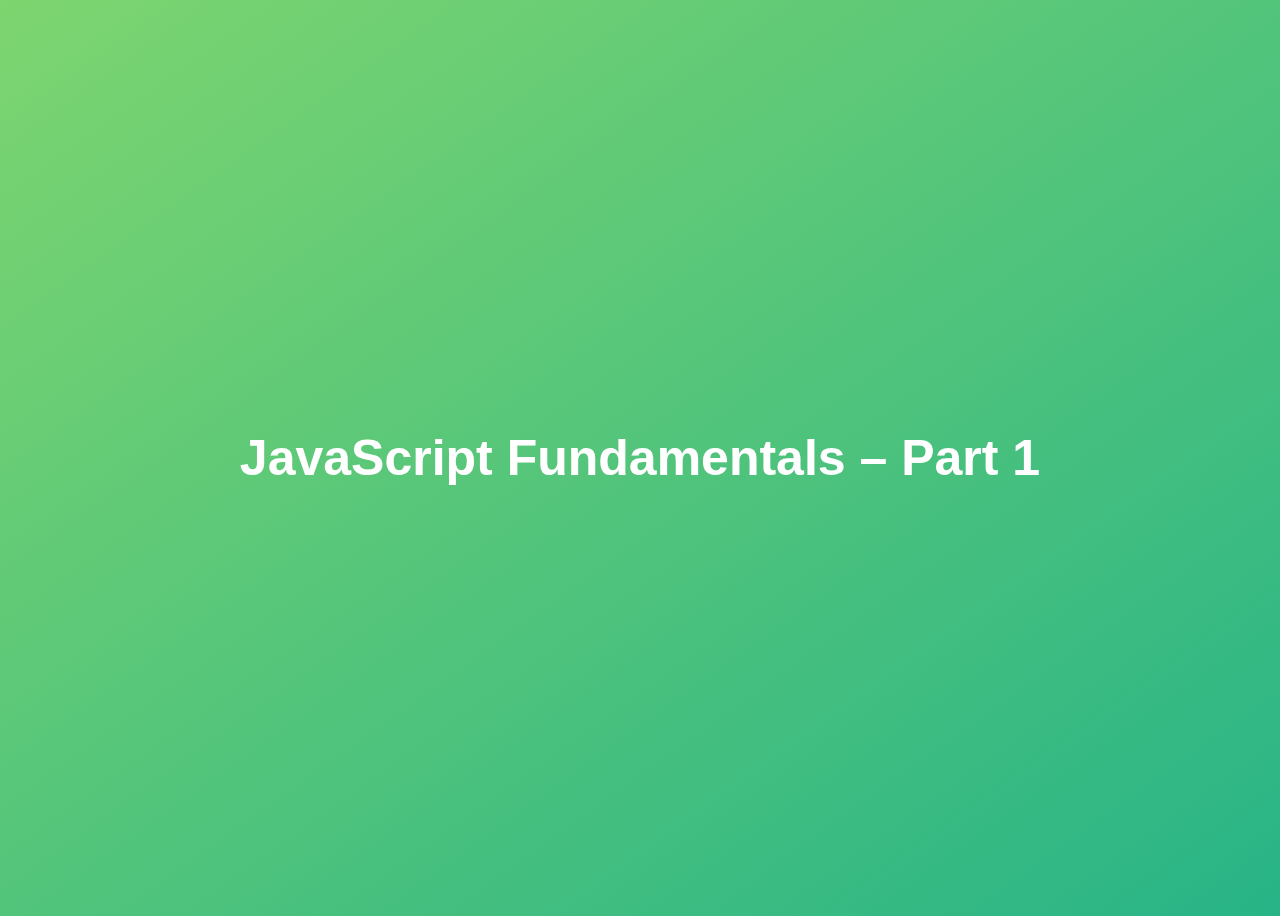
<file: 01-Fundamentals-Part-1/final/index.html>
<!DOCTYPE html>
<html lang="en">
  <head>
    <meta charset="UTF-8" />
    <meta name="viewport" content="width=device-width, initial-scale=1.0" />
    <meta http-equiv="X-UA-Compatible" content="ie=edge" />
    <title>JavaScript Fundamentals – Part 1</title>
    <style>
      body {
        height: 100vh;
        display: flex;
        align-items: center;
        background: linear-gradient(to top left, #28b487, #7dd56f);
      }
      h1 {
        font-family: sans-serif;
        font-size: 50px;
        line-height: 1.3;
        width: 100%;
        padding: 30px;
        text-align: center;
        color: white;
      }
    </style>
  </head>
  <body>
    <h1>JavaScript Fundamentals – Part 1</h1>

    <script src="script.js"></script>
  </body>
</html>
</file>
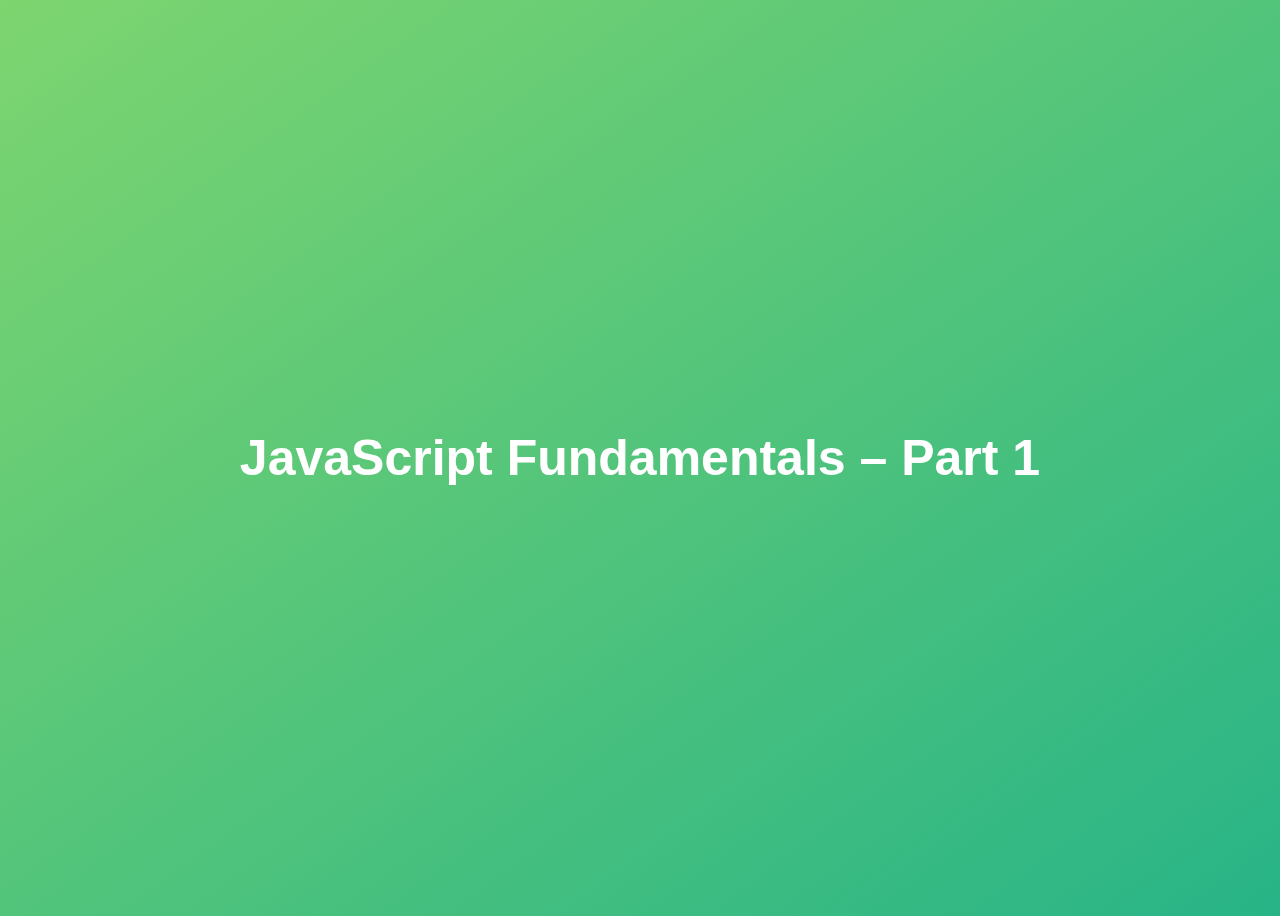
<file: 01-Fundamentals-Part-1/starter/index.html>
<!DOCTYPE html>
<html lang="en">
  <head>
    <meta charset="UTF-8" />
    <meta name="viewport" content="width=device-width, initial-scale=1.0" />
    <meta http-equiv="X-UA-Compatible" content="ie=edge" />
    <title>JavaScript Fundamentals – Part 1</title>
    <style>
      body {
        height: 100vh;
        display: flex;
        align-items: center;
        background: linear-gradient(to top left, #28b487, #7dd56f);
      }
      h1 {
        font-family: sans-serif;
        font-size: 50px;
        line-height: 1.3;
        width: 100%;
        padding: 30px;
        text-align: center;
        color: white;
      }
    </style>
  </head>
  <body>
    <h1>JavaScript Fundamentals – Part 1</h1>
  </body>
</html>
</file>
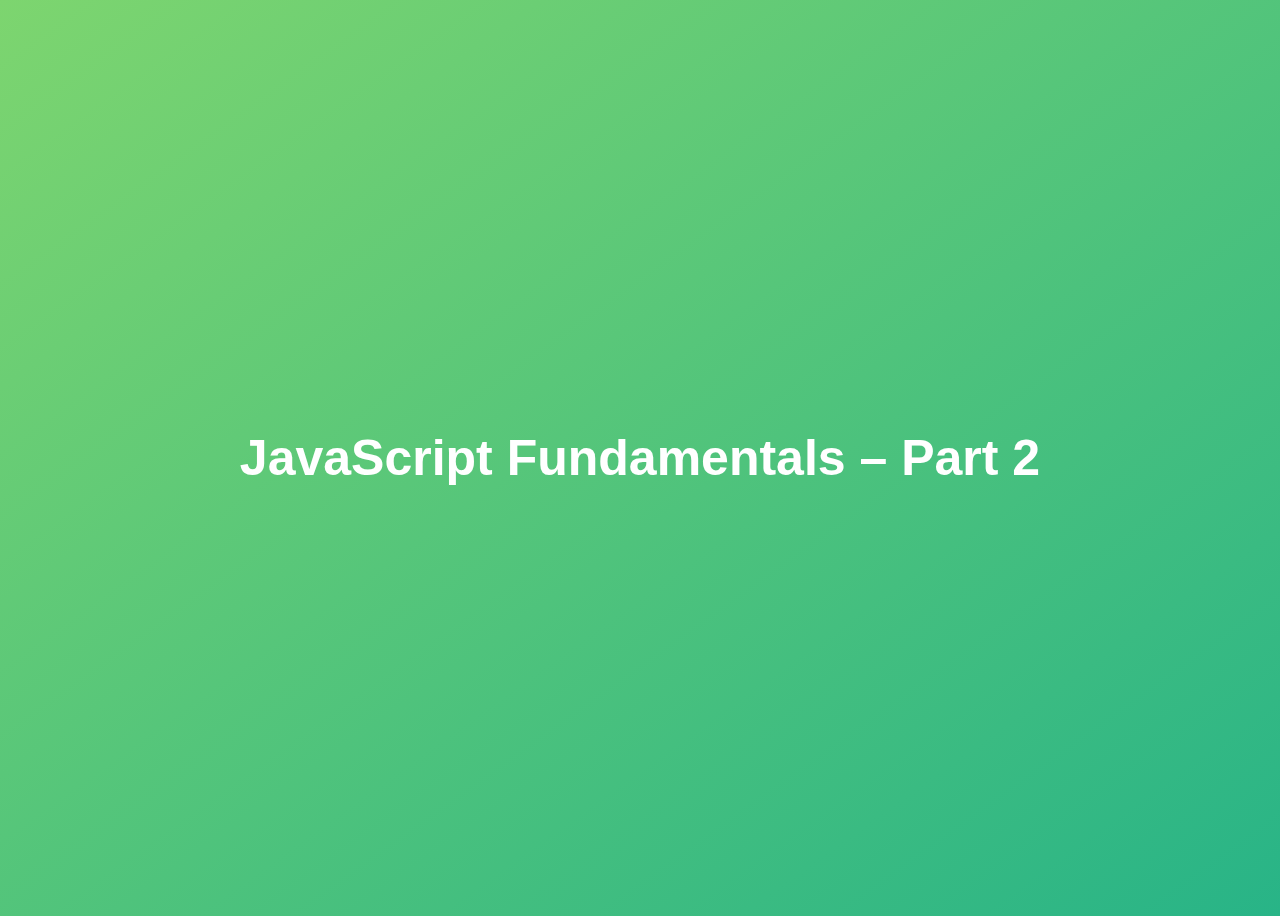
<file: 02-Fundamentals-Part-2/final/index.html>
<!DOCTYPE html>
<html lang="en">
  <head>
    <meta charset="UTF-8" />
    <meta name="viewport" content="width=device-width, initial-scale=1.0" />
    <meta http-equiv="X-UA-Compatible" content="ie=edge" />
    <title>JavaScript Fundamentals – Part 2</title>
    <style>
      body {
        height: 100vh;
        display: flex;
        align-items: center;
        background: linear-gradient(to top left, #28b487, #7dd56f);
      }
      h1 {
        font-family: sans-serif;
        font-size: 50px;
        line-height: 1.3;
        width: 100%;
        padding: 30px;
        text-align: center;
        color: white;
      }
    </style>
  </head>
  <body>
    <h1>JavaScript Fundamentals – Part 2</h1>
    <script src="script.js"></script>
  </body>
</html>
</file>
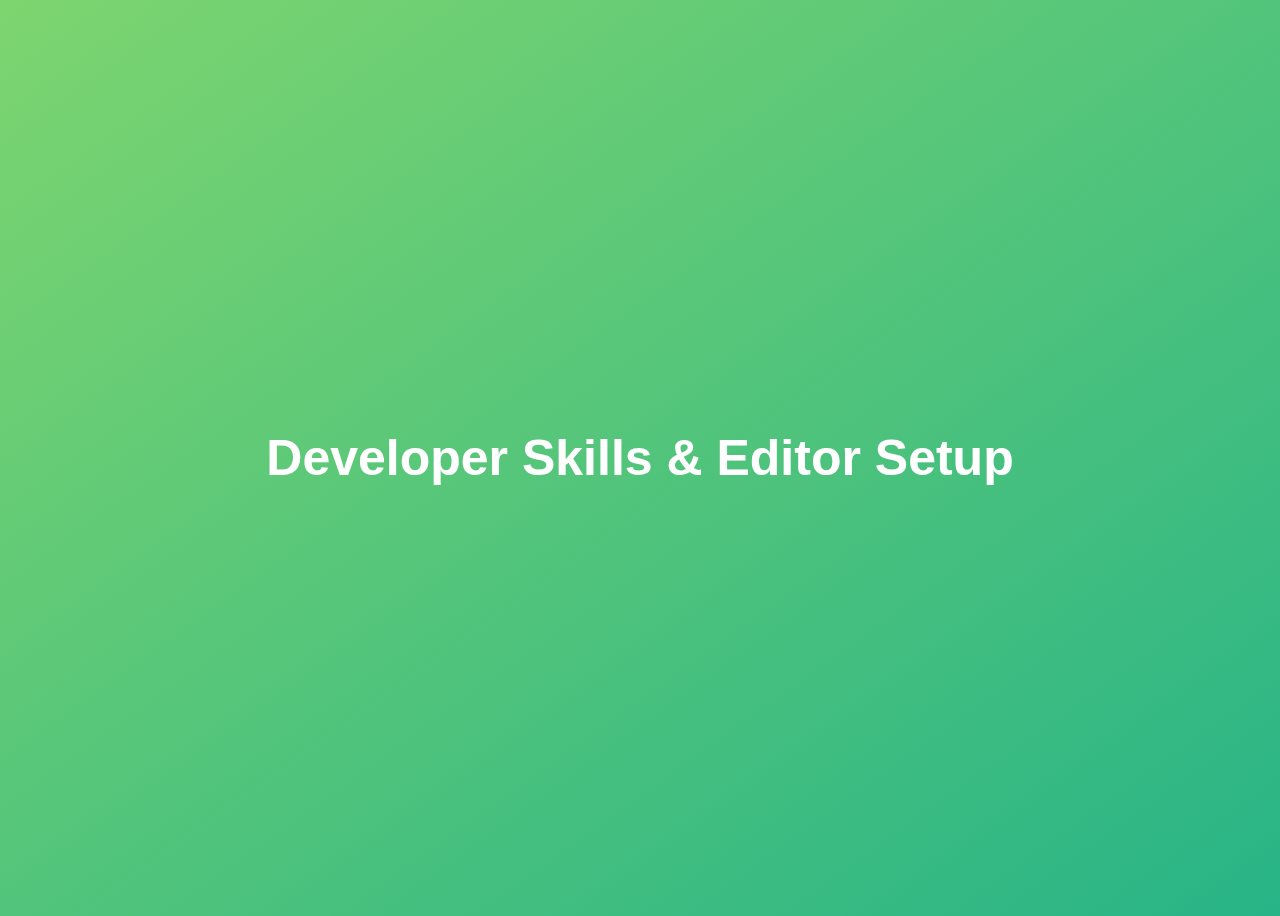
<file: 03-Developer-Skills/final/index.html>
<!DOCTYPE html>
<html lang="en">
  <head>
    <meta charset="UTF-8" />
    <meta name="viewport" content="width=device-width, initial-scale=1.0" />
    <meta http-equiv="X-UA-Compatible" content="ie=edge" />
    <title>Developer Skills & Editor Setup</title>
    <style>
      body {
        height: 100vh;
        display: flex;
        align-items: center;
        background: linear-gradient(to top left, #28b487, #7dd56f);
      }
      h1 {
        font-family: sans-serif;
        font-size: 50px;
        line-height: 1.3;
        width: 100%;
        padding: 30px;
        text-align: center;
        color: white;
      }
    </style>
  </head>
  <body>
    <h1>Developer Skills & Editor Setup</h1>
    <script src="script.js"></script>
  </body>
</html>
</file>
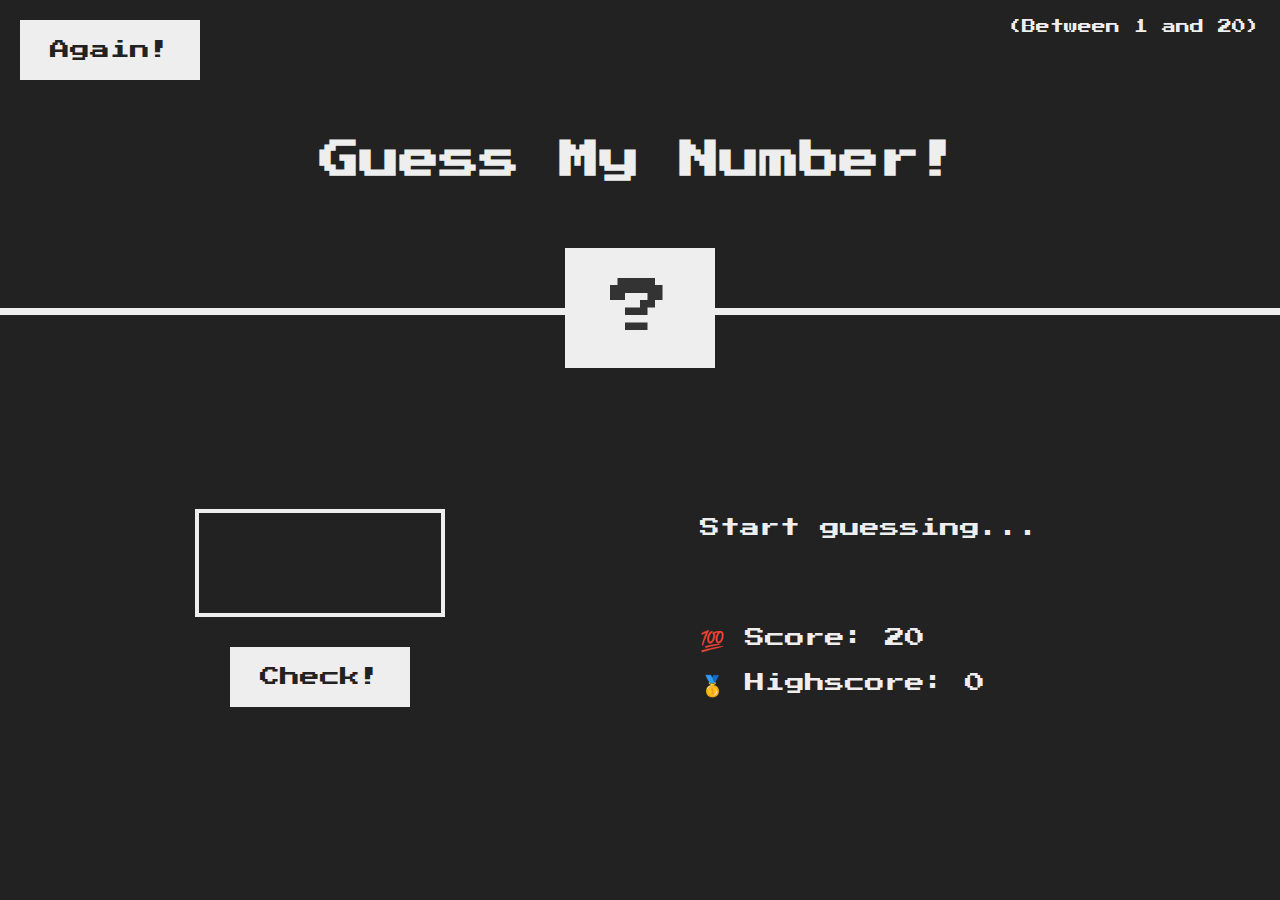
<file: 05-Guess-My-Number/final/index.html>
<!DOCTYPE html>
<html lang="en">
  <head>
    <meta charset="UTF-8" />
    <meta name="viewport" content="width=device-width, initial-scale=1.0" />
    <meta http-equiv="X-UA-Compatible" content="ie=edge" />
    <link rel="stylesheet" href="style.css" />
    <title>Guess My Number!</title>
  </head>
  <body>
    <header>
      <h1>Guess My Number!</h1>
      <p class="between">(Between 1 and 20)</p>
      <button class="btn again">Again!</button>
      <div class="number">?</div>
    </header>
    <main>
      <section class="left">
        <input type="number" class="guess" />
        <button class="btn check">Check!</button>
      </section>
      <section class="right">
        <p class="message">Start guessing...</p>
        <p class="label-score">💯 Score: <span class="score">20</span></p>
        <p class="label-highscore">
          🥇 Highscore: <span class="highscore">0</span>
        </p>
      </section>
    </main>
    <script src="script.js"></script>
  </body>
</html>
</file>
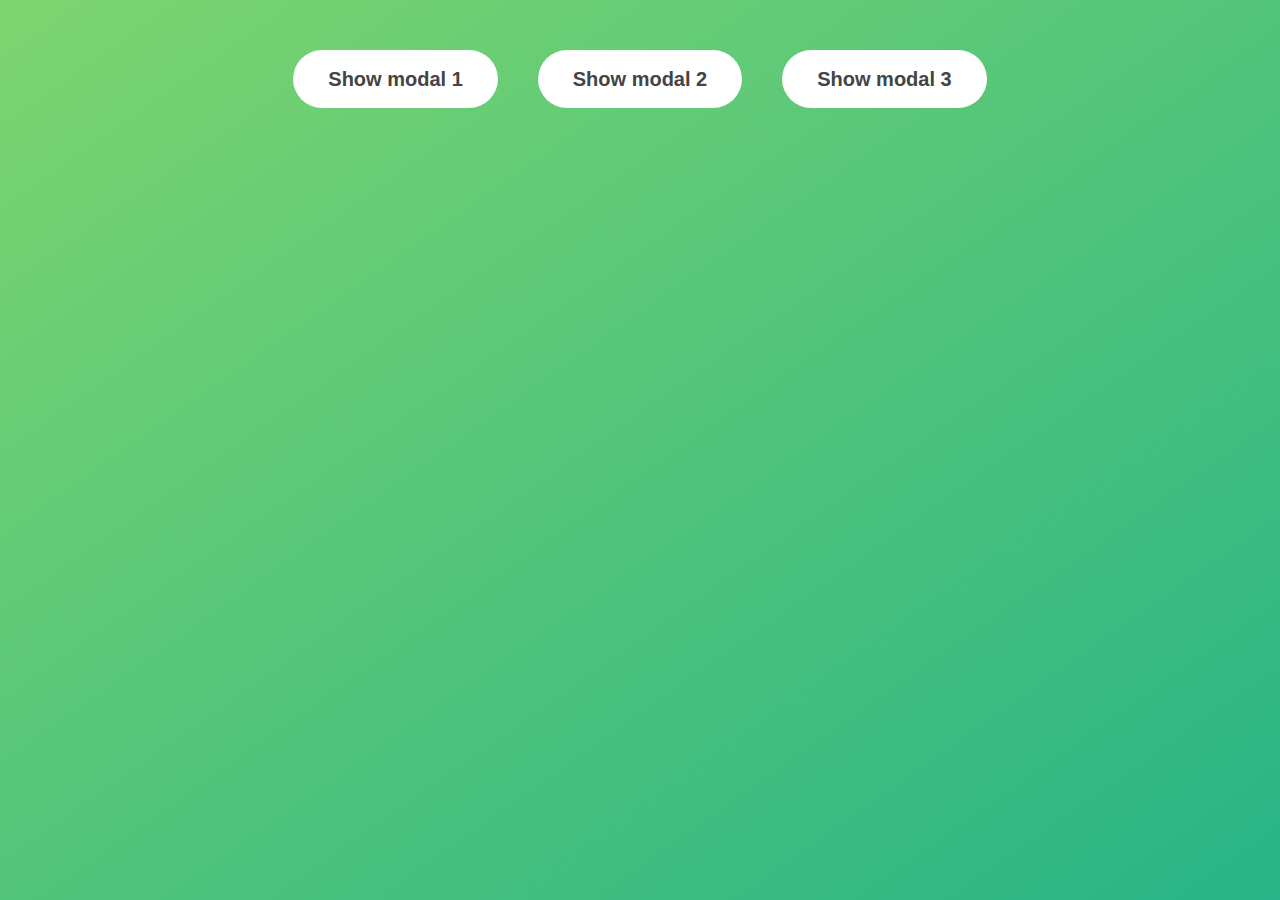
<file: 06-Modal/final/index.html>
<!DOCTYPE html>
<html lang="en">
  <head>
    <meta charset="UTF-8" />
    <meta name="viewport" content="width=device-width, initial-scale=1.0" />
    <meta http-equiv="X-UA-Compatible" content="ie=edge" />
    <link rel="stylesheet" href="style.css" />
    <title>Modal window</title>
  </head>
  <body>
    <button class="show-modal">Show modal 1</button>
    <button class="show-modal">Show modal 2</button>
    <button class="show-modal">Show modal 3</button>

    <div class="modal hidden">
      <button class="close-modal">&times;</button>
      <h1>I'm a modal window 😍</h1>
      <p>
        Lorem ipsum dolor sit amet, consectetur adipisicing elit, sed do eiusmod
        tempor incididunt ut labore et dolore magna aliqua. Ut enim ad minim
        veniam, quis nostrud exercitation ullamco laboris nisi ut aliquip ex ea
        commodo consequat. Duis aute irure dolor in reprehenderit in voluptate
        velit esse cillum dolore eu fugiat nulla pariatur. Excepteur sint
        occaecat cupidatat non proident, sunt in culpa qui officia deserunt
        mollit anim id est laborum.
      </p>
    </div>
    <div class="overlay hidden"></div>

    <script src="script.js"></script>
  </body>
</html>
</file>
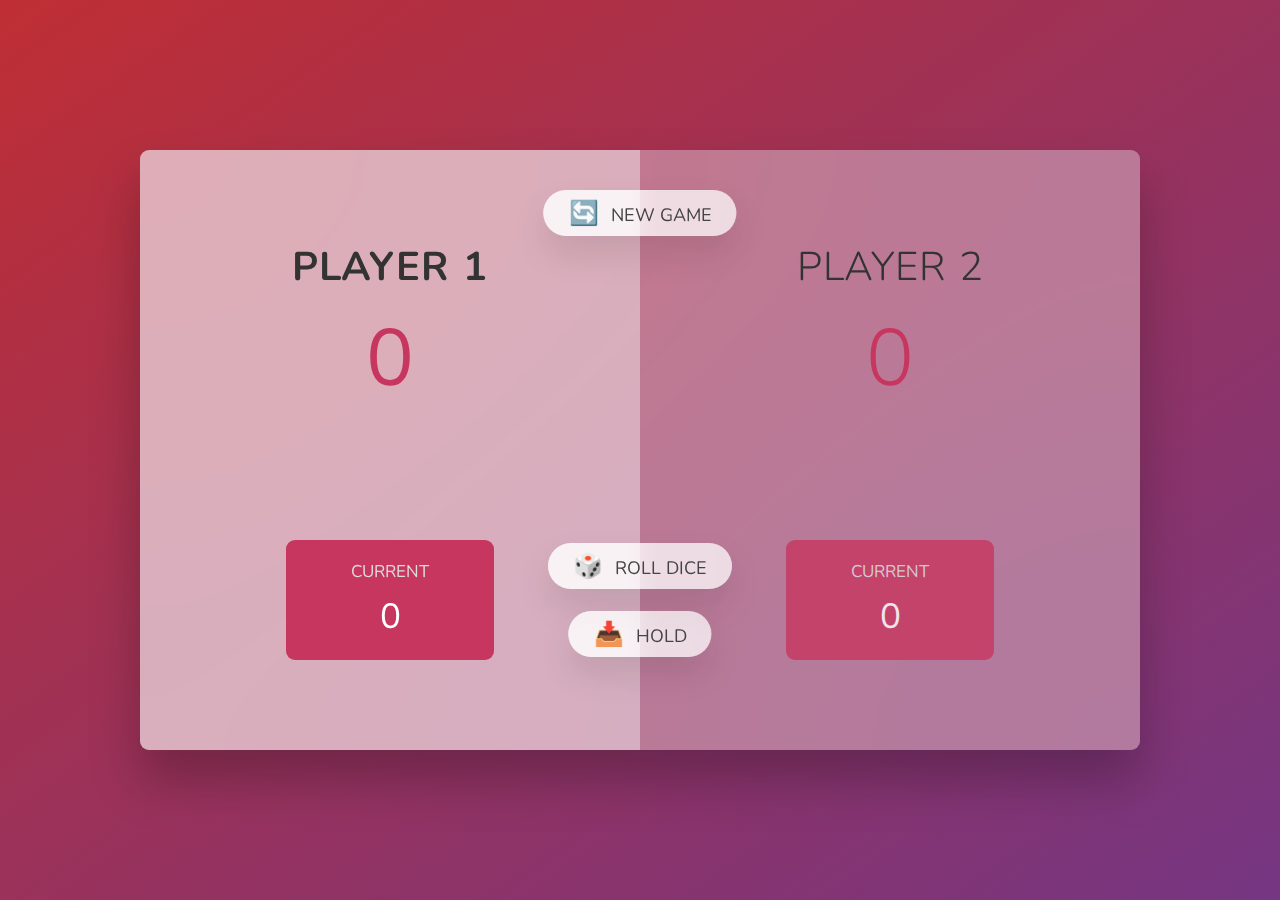
<file: 07-Pig-Game/final/index.html>
<!DOCTYPE html>
<html lang="en">
  <head>
    <meta charset="UTF-8" />
    <meta name="viewport" content="width=device-width, initial-scale=1.0" />
    <meta http-equiv="X-UA-Compatible" content="ie=edge" />
    <link rel="stylesheet" href="style.css" />
    <title>Pig Game</title>
  </head>
  <body>
    <main>
      <section class="player player--0 player--active">
        <h2 class="name" id="name--0">Player 1</h2>
        <p class="score" id="score--0">43</p>
        <div class="current">
          <p class="current-label">Current</p>
          <p class="current-score" id="current--0">0</p>
        </div>
      </section>
      <section class="player player--1">
        <h2 class="name" id="name--1">Player 2</h2>
        <p class="score" id="score--1">24</p>
        <div class="current">
          <p class="current-label">Current</p>
          <p class="current-score" id="current--1">0</p>
        </div>
      </section>

      <img src="dice-5.png" alt="Playing dice" class="dice" />
      <button class="btn btn--new">🔄 New game</button>
      <button class="btn btn--roll">🎲 Roll dice</button>
      <button class="btn btn--hold">📥 Hold</button>
    </main>
    <script src="script.js"></script>
  </body>
</html>
</file>
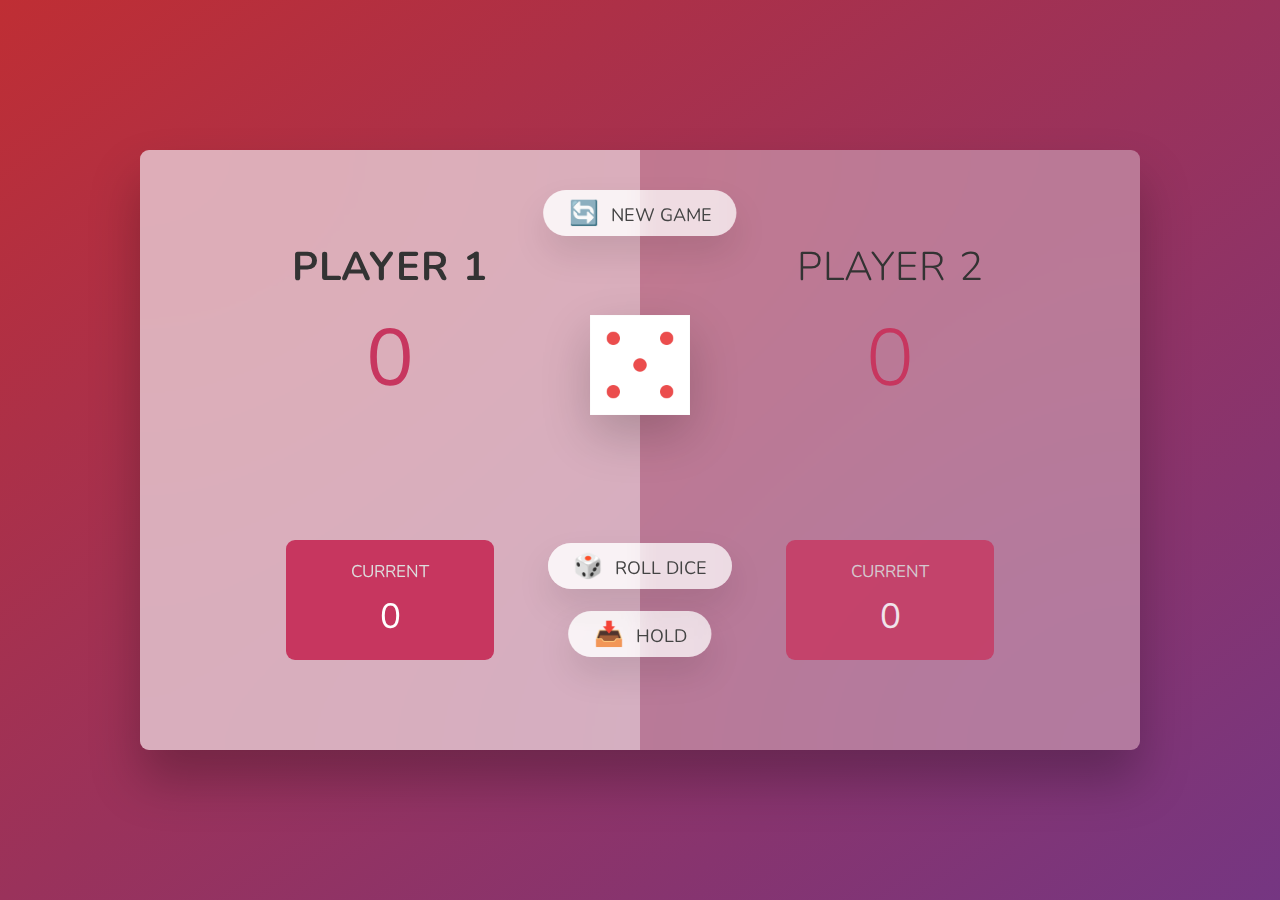
<file: 07-Pig-Game/starter/index.html>
<!DOCTYPE html>
<html lang="en">
  <head>
    <meta charset="UTF-8" />
    <meta name="viewport" content="width=device-width, initial-scale=1.0" />
    <meta http-equiv="X-UA-Compatible" content="ie=edge" />
    <link rel="stylesheet" href="style.css" />
    <title>Pig Game</title>
  </head>
  <body>
    <main>
      <section class="player player--0 player--active">
        <h2 class="name" id="name--0">Player 1</h2>
        <p class="score" id="score--0">0</p>
        <div class="current">
          <p class="current-label">Current</p>
          <p class="current-score" id="current--0">0</p>
        </div>
      </section>
      <section class="player player--1">
        <h2 class="name" id="name--1">Player 2</h2>
        <p class="score" id="score--1">0</p>
        <div class="current">
          <p class="current-label">Current</p>
          <p class="current-score" id="current--1">0</p>
        </div>
      </section>

      <img src="dice-5.png" alt="Playing dice" class="dice" />
      <button class="btn btn--new">🔄 New game</button>
      <button class="btn btn--roll">🎲 Roll dice</button>
      <button class="btn btn--hold">📥 Hold</button>
    </main>
    <script src="script.js"></script>
  </body>
</html>
</file>
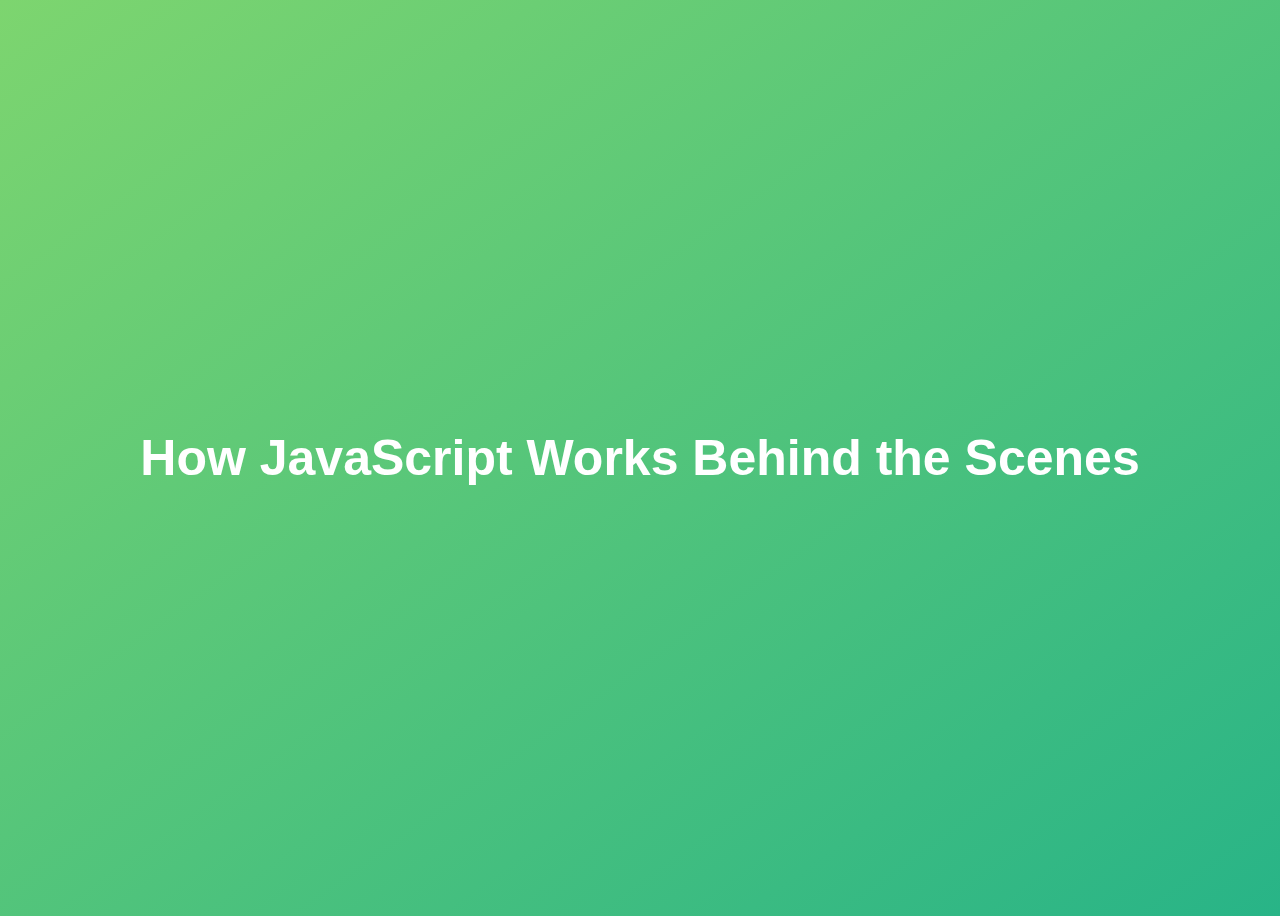
<file: 08-Behind-the-Scenes/final/index.html>
<!DOCTYPE html>
<html lang="en">
  <head>
    <meta charset="UTF-8" />
    <meta name="viewport" content="width=device-width, initial-scale=1.0" />
    <meta http-equiv="X-UA-Compatible" content="ie=edge" />
    <title>How JavaScript Works Behind the Scenes</title>
    <style>
      body {
        height: 100vh;
        display: flex;
        align-items: center;
        background: linear-gradient(to top left, #28b487, #7dd56f);
      }
      h1 {
        font-family: sans-serif;
        font-size: 50px;
        line-height: 1.3;
        width: 100%;
        padding: 30px;
        text-align: center;
        color: white;
      }
    </style>
  </head>
  <body>
    <h1>How JavaScript Works Behind the Scenes</h1>
    <script src="script.js"></script>
  </body>
</html>
</file>
<file: 05-Guess-My-Number/final/style.css>
@import url('https://fonts.googleapis.com/css?family=Press+Start+2P&display=swap');

* {
  margin: 0;
  padding: 0;
  box-sizing: inherit;
}

html {
  font-size: 62.5%;
  box-sizing: border-box;
}

body {
  font-family: 'Press Start 2P', sans-serif;
  color: #eee;
  background-color: #222;
  /* background-color: #60b347; */
}

/* LAYOUT */
header {
  position: relative;
  height: 35vh;
  border-bottom: 7px solid #eee;
}

main {
  height: 65vh;
  color: #eee;
  display: flex;
  align-items: center;
  justify-content: space-around;
}

.left {
  width: 52rem;
  display: flex;
  flex-direction: column;
  align-items: center;
}

.right {
  width: 52rem;
  font-size: 2rem;
}

/* ELEMENTS STYLE */
h1 {
  font-size: 4rem;
  text-align: center;
  position: absolute;
  width: 100%;
  top: 52%;
  left: 50%;
  transform: translate(-50%, -50%);
}

.number {
  background: #eee;
  color: #333;
  font-size: 6rem;
  width: 15rem;
  padding: 3rem 0rem;
  text-align: center;
  position: absolute;
  bottom: 0;
  left: 50%;
  transform: translate(-50%, 50%);
}

.between {
  font-size: 1.4rem;
  position: absolute;
  top: 2rem;
  right: 2rem;
}

.again {
  position: absolute;
  top: 2rem;
  left: 2rem;
}

.guess {
  background: none;
  border: 4px solid #eee;
  font-family: inherit;
  color: inherit;
  font-size: 5rem;
  padding: 2.5rem;
  width: 25rem;
  text-align: center;
  display: block;
  margin-bottom: 3rem;
}

.btn {
  border: none;
  background-color: #eee;
  color: #222;
  font-size: 2rem;
  font-family: inherit;
  padding: 2rem 3rem;
  cursor: pointer;
}

.btn:hover {
  background-color: #ccc;
}

.message {
  margin-bottom: 8rem;
  height: 3rem;
}

.label-score {
  margin-bottom: 2rem;
}
</file>
<file: 06-Modal/final/style.css>
* {
  margin: 0;
  padding: 0;
  box-sizing: inherit;
}

html {
  font-size: 62.5%;
  box-sizing: border-box;
}

body {
  font-family: sans-serif;
  color: #333;
  line-height: 1.5;
  height: 100vh;
  position: relative;
  display: flex;
  align-items: flex-start;
  justify-content: center;
  background: linear-gradient(to top left, #28b487, #7dd56f);
}

.show-modal {
  font-size: 2rem;
  font-weight: 600;
  padding: 1.75rem 3.5rem;
  margin: 5rem 2rem;
  border: none;
  background-color: #fff;
  color: #444;
  border-radius: 10rem;
  cursor: pointer;
}

.close-modal {
  position: absolute;
  top: 1.2rem;
  right: 2rem;
  font-size: 5rem;
  color: #333;
  cursor: pointer;
  border: none;
  background: none;
}

h1 {
  font-size: 2.5rem;
  margin-bottom: 2rem;
}

p {
  font-size: 1.8rem;
}

/* -------------------------- */
/* CLASSES TO MAKE MODAL WORK */
.hidden {
  display: none;
}

.modal {
  position: absolute;
  top: 50%;
  left: 50%;
  transform: translate(-50%, -50%);
  width: 70%;

  background-color: white;
  padding: 6rem;
  border-radius: 5px;
  box-shadow: 0 3rem 5rem rgba(0, 0, 0, 0.3);
  z-index: 10;
}

.overlay {
  position: absolute;
  top: 0;
  left: 0;
  width: 100%;
  height: 100%;
  background-color: rgba(0, 0, 0, 0.6);
  backdrop-filter: blur(3px);
  z-index: 5;
}
</file>
<file: 07-Pig-Game/final/style.css>
@import url('https://fonts.googleapis.com/css2?family=Nunito&display=swap');

* {
  margin: 0;
  padding: 0;
  box-sizing: inherit;
}

html {
  font-size: 62.5%;
  box-sizing: border-box;
}

body {
  font-family: 'Nunito', sans-serif;
  font-weight: 400;
  height: 100vh;
  color: #333;
  background-image: linear-gradient(to top left, #753682 0%, #bf2e34 100%);
  display: flex;
  align-items: center;
  justify-content: center;
}

/* LAYOUT */
main {
  position: relative;
  width: 100rem;
  height: 60rem;
  background-color: rgba(255, 255, 255, 0.35);
  backdrop-filter: blur(200px);
  filter: blur();
  box-shadow: 0 3rem 5rem rgba(0, 0, 0, 0.25);
  border-radius: 9px;
  overflow: hidden;
  display: flex;
}

.player {
  flex: 50%;
  padding: 9rem;
  display: flex;
  flex-direction: column;
  align-items: center;
  transition: all 0.75s;
}

/* ELEMENTS */
.name {
  position: relative;
  font-size: 4rem;
  text-transform: uppercase;
  letter-spacing: 1px;
  word-spacing: 2px;
  font-weight: 300;
  margin-bottom: 1rem;
}

.score {
  font-size: 8rem;
  font-weight: 300;
  color: #c7365f;
  margin-bottom: auto;
}

.player--active {
  background-color: rgba(255, 255, 255, 0.4);
}
.player--active .name {
  font-weight: 700;
}
.player--active .score {
  font-weight: 400;
}

.player--active .current {
  opacity: 1;
}

.current {
  background-color: #c7365f;
  opacity: 0.8;
  border-radius: 9px;
  color: #fff;
  width: 65%;
  padding: 2rem;
  text-align: center;
  transition: all 0.75s;
}

.current-label {
  text-transform: uppercase;
  margin-bottom: 1rem;
  font-size: 1.7rem;
  color: #ddd;
}

.current-score {
  font-size: 3.5rem;
}

/* ABSOLUTE POSITIONED ELEMENTS */
.btn {
  position: absolute;
  left: 50%;
  transform: translateX(-50%);
  color: #444;
  background: none;
  border: none;
  font-family: inherit;
  font-size: 1.8rem;
  text-transform: uppercase;
  cursor: pointer;
  font-weight: 400;
  transition: all 0.2s;

  background-color: white;
  background-color: rgba(255, 255, 255, 0.6);
  backdrop-filter: blur(10px);

  padding: 0.7rem 2.5rem;
  border-radius: 50rem;
  box-shadow: 0 1.75rem 3.5rem rgba(0, 0, 0, 0.1);
}

.btn::first-letter {
  font-size: 2.4rem;
  display: inline-block;
  margin-right: 0.7rem;
}

.btn--new {
  top: 4rem;
}
.btn--roll {
  top: 39.3rem;
}
.btn--hold {
  top: 46.1rem;
}

.btn:active {
  transform: translate(-50%, 3px);
  box-shadow: 0 1rem 2rem rgba(0, 0, 0, 0.15);
}

.btn:focus {
  outline: none;
}

.dice {
  position: absolute;
  left: 50%;
  top: 16.5rem;
  transform: translateX(-50%);
  height: 10rem;
  box-shadow: 0 2rem 5rem rgba(0, 0, 0, 0.2);
}

.player--winner {
  background-color: #2f2f2f;
}

.player--winner .name {
  font-weight: 700;
  color: #c7365f;
}

.hidden {
  display: none;
}
</file>
<file: 07-Pig-Game/starter/style.css>
@import url('https://fonts.googleapis.com/css2?family=Nunito&display=swap');

* {
  margin: 0;
  padding: 0;
  box-sizing: inherit;
}

html {
  font-size: 62.5%;
  box-sizing: border-box;
}

body {
  font-family: 'Nunito', sans-serif;
  font-weight: 400;
  height: 100vh;
  color: #333;
  background-image: linear-gradient(to top left, #753682 0%, #bf2e34 100%);
  display: flex;
  align-items: center;
  justify-content: center;
}

/* LAYOUT */
main {
  position: relative;
  width: 100rem;
  height: 60rem;
  background-color: rgba(255, 255, 255, 0.35);
  backdrop-filter: blur(200px);
  filter: blur();
  box-shadow: 0 3rem 5rem rgba(0, 0, 0, 0.25);
  border-radius: 9px;
  overflow: hidden;
  display: flex;
}

.player {
  flex: 50%;
  padding: 9rem;
  display: flex;
  flex-direction: column;
  align-items: center;
  transition: all 0.75s;
}

/* ELEMENTS */
.name {
  position: relative;
  font-size: 4rem;
  text-transform: uppercase;
  letter-spacing: 1px;
  word-spacing: 2px;
  font-weight: 300;
  margin-bottom: 1rem;
}

.score {
  font-size: 8rem;
  font-weight: 300;
  color: #c7365f;
  margin-bottom: auto;
}

.player--active {
  background-color: rgba(255, 255, 255, 0.4);
}
.player--active .name {
  font-weight: 700;
}
.player--active .score {
  font-weight: 400;
}

.player--active .current {
  opacity: 1;
}

.current {
  background-color: #c7365f;
  opacity: 0.8;
  border-radius: 9px;
  color: #fff;
  width: 65%;
  padding: 2rem;
  text-align: center;
  transition: all 0.75s;
}

.current-label {
  text-transform: uppercase;
  margin-bottom: 1rem;
  font-size: 1.7rem;
  color: #ddd;
}

.current-score {
  font-size: 3.5rem;
}

/* ABSOLUTE POSITIONED ELEMENTS */
.btn {
  position: absolute;
  left: 50%;
  transform: translateX(-50%);
  color: #444;
  background: none;
  border: none;
  font-family: inherit;
  font-size: 1.8rem;
  text-transform: uppercase;
  cursor: pointer;
  font-weight: 400;
  transition: all 0.2s;

  background-color: white;
  background-color: rgba(255, 255, 255, 0.6);
  backdrop-filter: blur(10px);

  padding: 0.7rem 2.5rem;
  border-radius: 50rem;
  box-shadow: 0 1.75rem 3.5rem rgba(0, 0, 0, 0.1);
}

.btn::first-letter {
  font-size: 2.4rem;
  display: inline-block;
  margin-right: 0.7rem;
}

.btn--new {
  top: 4rem;
}
.btn--roll {
  top: 39.3rem;
}
.btn--hold {
  top: 46.1rem;
}

.btn:active {
  transform: translate(-50%, 3px);
  box-shadow: 0 1rem 2rem rgba(0, 0, 0, 0.15);
}

.btn:focus {
  outline: none;
}

.dice {
  position: absolute;
  left: 50%;
  top: 16.5rem;
  transform: translateX(-50%);
  height: 10rem;
  box-shadow: 0 2rem 5rem rgba(0, 0, 0, 0.2);
}

.player--winner {
  background-color: #2f2f2f;
}

.player--winner .name {
  font-weight: 700;
  color: #c7365f;
}
</file>
